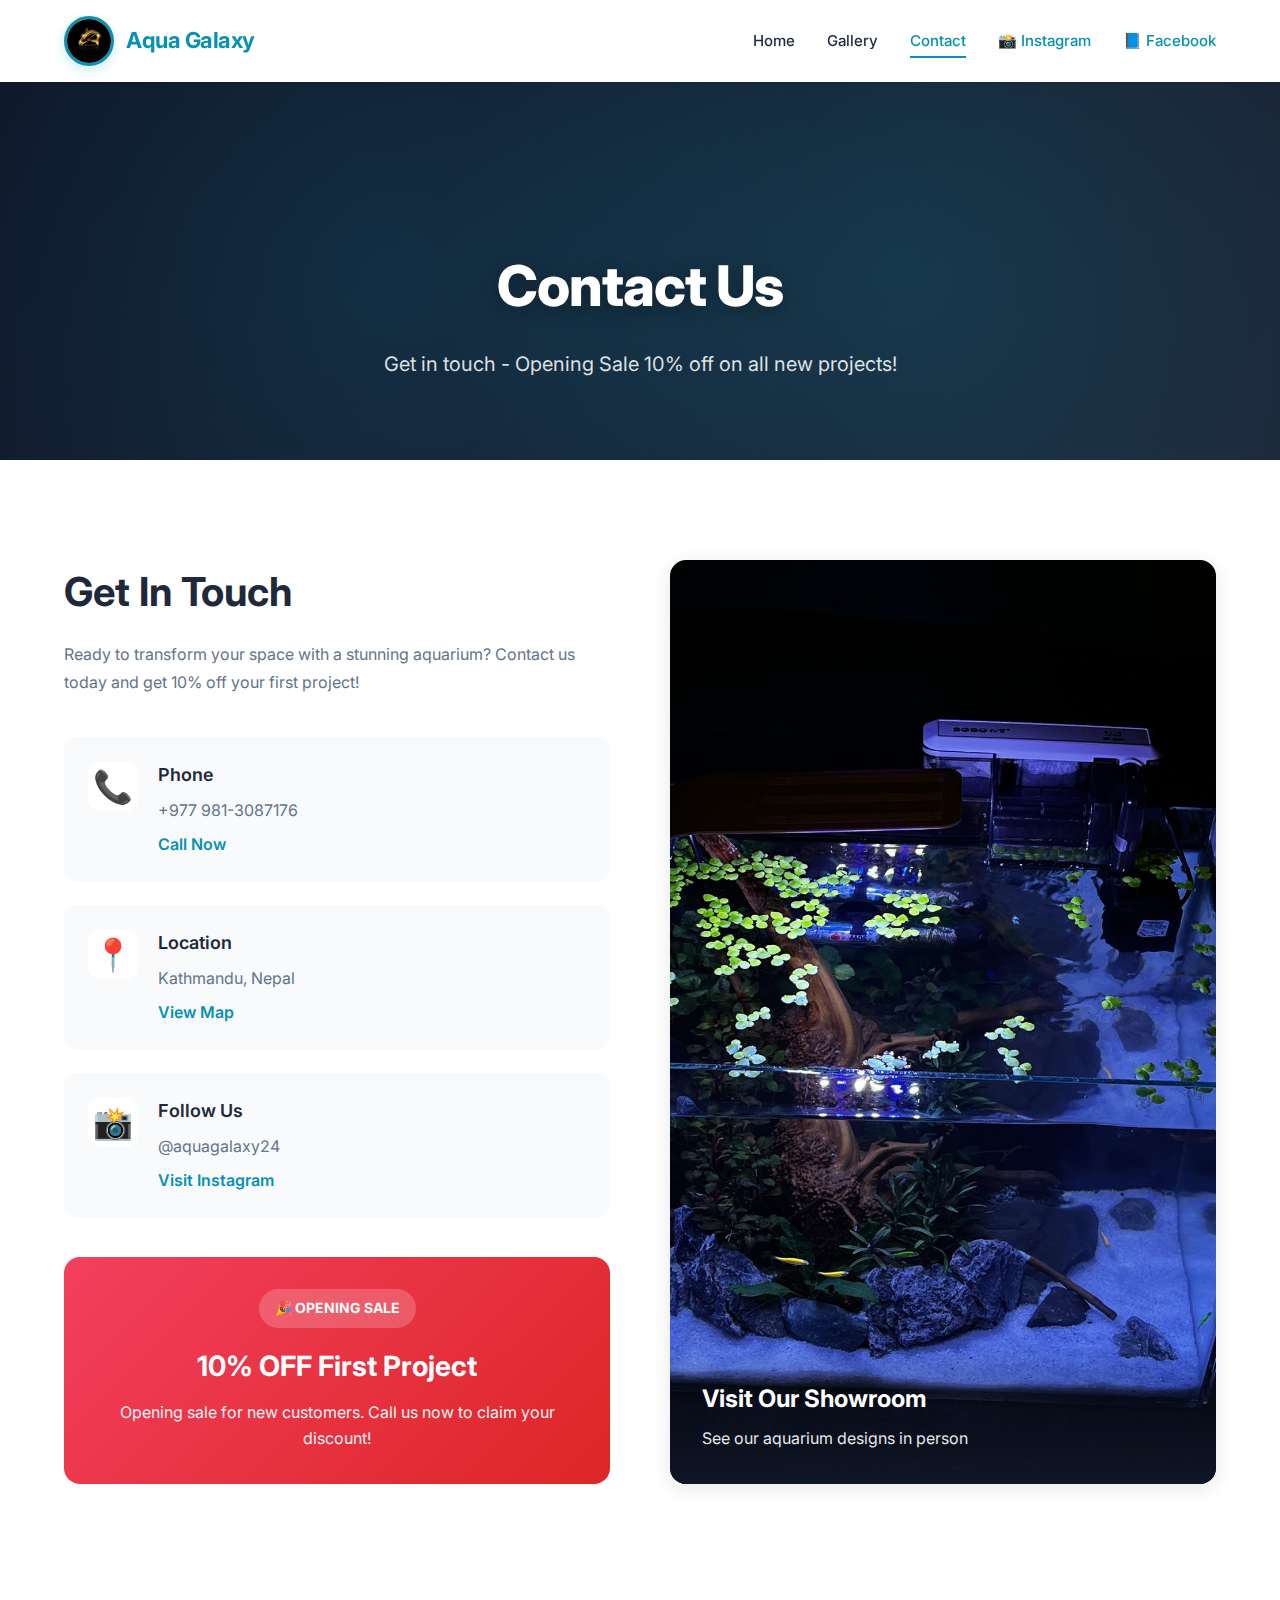
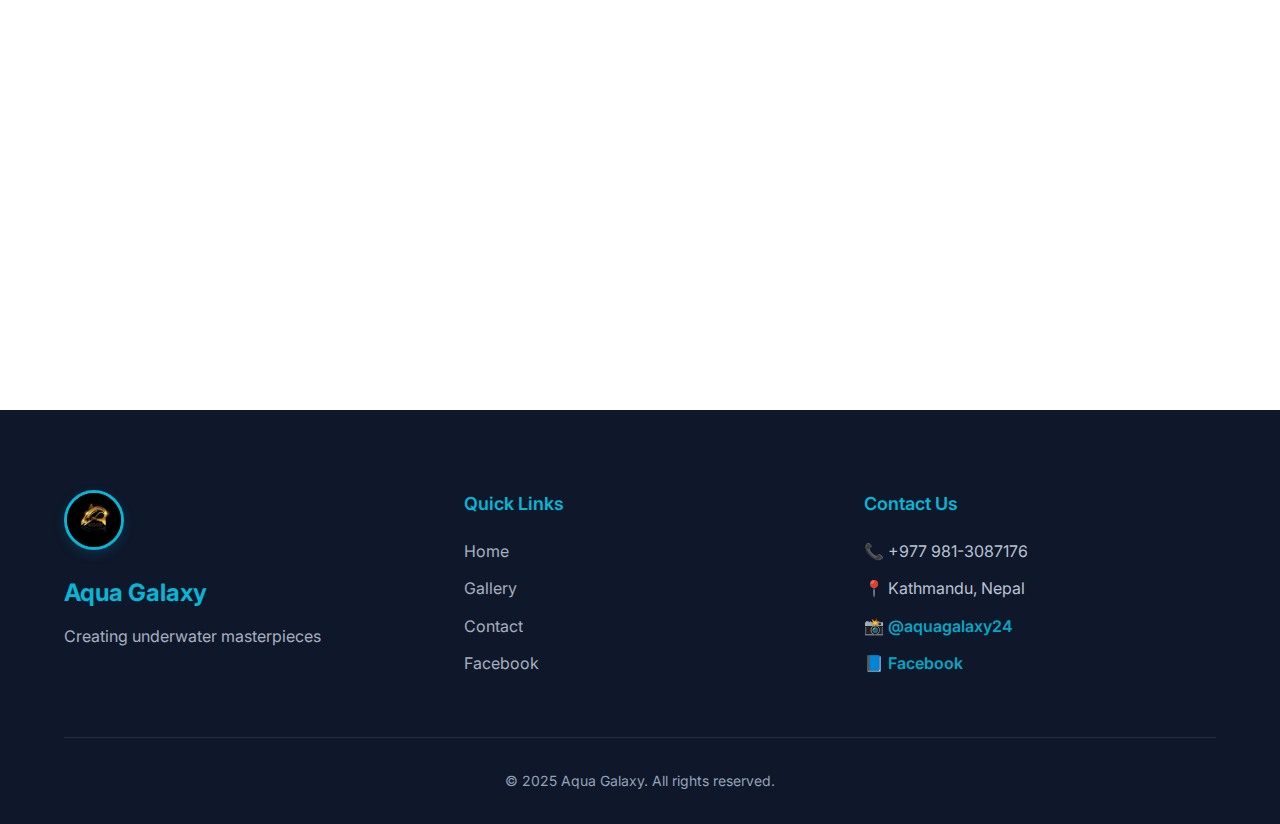
<file: contact.html>
<!DOCTYPE html>
<html lang="en">
  <head>
    <meta charset="UTF-8" />
    <meta name="viewport" content="width=device-width, initial-scale=1.0" />
    <title>Contact Us - Aqua Galaxy</title>
    <link rel="stylesheet" href="styles.css" />
    <link
      href="https://fonts.googleapis.com/css2?family=Inter:wght@300;400;500;600;700;800&display=swap"
      rel="stylesheet"
    />
  </head>
  <body>
    <!-- Header Section -->
    <header>
      <nav class="navbar">
        <div class="container">
          <div class="logo">
            <img
              src="assets/images/Logo.jpg"
              alt="Aqua Galaxy Logo"
              class="logo-circle"
            />
            <span class="logo-text">Aqua Galaxy</span>
          </div>
          <ul class="nav-menu">
            <li><a href="index.html">Home</a></li>
            <li><a href="gallery.html">Gallery</a></li>

            <li><a href="contact.html" class="active">Contact</a></li>
            <li>
              <a
                href="https://www.instagram.com/aquagalaxy24/"
                target="_blank"
                rel="noopener"
                class="instagram-nav"
                >📸 Instagram</a
              >
            </li>
            <li>
              <a
                href="https://www.facebook.com/share/1AC9569uQV/?mibextid=wwXIfr"
                target="_blank"
                rel="noopener"
                class="instagram-nav"
                >📘 Facebook</a
              >
            </li>
          </ul>
          <div class="menu-toggle">
            <span></span>
            <span></span>
            <span></span>
          </div>
        </div>
      </nav>
    </header>

    <!-- Page Header -->
    <section class="page-header">
      <div class="container">
        <h1>Contact Us</h1>
        <p>Get in touch - Opening Sale 10% off on all new projects!</p>
      </div>
    </section>

    <!-- Contact Section -->
    <section class="contact-page">
      <div class="container">
        <div class="contact-wrapper">
          <!-- Contact Info -->
          <div class="contact-info-section">
            <h2>Get In Touch</h2>
            <p>
              Ready to transform your space with a stunning aquarium? Contact us
              today and get 10% off your first project!
            </p>

            <div class="contact-items">
              <div class="contact-item">
                <div class="contact-icon">📞</div>
                <div class="contact-details">
                  <h3>Phone</h3>
                  <p>+977 981-3087176</p>
                  <a href="tel:+9779813087176" class="contact-link">Call Now</a>
                </div>
              </div>

              <div class="contact-item">
                <div class="contact-icon">📍</div>
                <div class="contact-details">
                  <h3>Location</h3>
                  <p>Kathmandu, Nepal</p>
                  <a
                    href="https://maps.google.com"
                    target="_blank"
                    class="contact-link"
                    >View Map</a
                  >
                </div>
              </div>

              <div class="contact-item">
                <div class="contact-icon">📸</div>
                <div class="contact-details">
                  <h3>Follow Us</h3>
                  <p>@aquagalaxy24</p>
                  <a
                    href="https://www.instagram.com/aquagalaxy24/"
                    target="_blank"
                    rel="noopener"
                    class="contact-link"
                    >Visit Instagram</a
                  >
                </div>
              </div>
            </div>

            <div class="special-offer-box">
              <div class="offer-badge-contact">🎉 OPENING SALE</div>
              <h3>10% OFF First Project</h3>
              <p>
                Opening sale for new customers. Call us now to claim your
                discount!
              </p>
            </div>
          </div>

          <!-- Map Section (Optional) -->
          <div class="map-section">
            <div class="map-placeholder">
              <img
                src="assets/images/aquarium.jpeg"
                alt="Aqua Galaxy Location"
              />
              <div class="map-overlay">
                <h3>Visit Our Showroom</h3>
                <p>See our aquarium designs in person</p>
              </div>
            </div>
          </div>
        </div>
      </div>
    </section>

    <!-- CTA Section -->
    <section class="cta-section">
      <div class="container">
        <div class="cta-content">
          <h2>Ready to Start Your Aquarium Journey?</h2>
          <p>Call us today and let's bring your vision to life!</p>
          <div class="cta-buttons">
            <a href="tel:+9779813087176" class="btn btn-primary-large"
              >📞 Call +977 981-3087176</a
            >
            <a href="gallery.html" class="btn btn-secondary-large"
              >View Gallery</a
            >
          </div>
        </div>
      </div>
    </section>

    <!-- Footer -->
    <footer>
      <div class="container">
        <div class="footer-content">
          <div class="footer-logo">
            <img
              src="assets/images/Logo.jpg"
              alt="Aqua Galaxy Logo"
              class="logo-circle"
            />
            <h3>Aqua Galaxy</h3>
            <p>Creating underwater masterpieces</p>
          </div>
          <div class="footer-links">
            <h4>Quick Links</h4>
            <ul>
              <li><a href="index.html">Home</a></li>
              <li><a href="gallery.html">Gallery</a></li>

              <li><a href="contact.html">Contact</a></li>
              <li>
                <a
                  href="https://www.facebook.com/share/1AC9569uQV/?mibextid=wwXIfr"
                  target="_blank"
                  rel="noopener"
                  >Facebook</a
                >
              </li>
            </ul>
          </div>
          <div class="footer-contact">
            <h4>Contact Us</h4>
            <p>📞 +977 981-3087176</p>
            <p>📍 Kathmandu, Nepal</p>
            <p>
              📸
              <a
                href="https://www.instagram.com/aquagalaxy24/"
                target="_blank"
                rel="noopener"
                class="instagram-link"
                >@aquagalaxy24</a
              >
            </p>
            <p>
              📘
              <a
                href="https://www.facebook.com/share/1AC9569uQV/?mibextid=wwXIfr"
                target="_blank"
                rel="noopener"
                class="instagram-link"
                >Facebook</a
              >
            </p>
          </div>
        </div>
        <div class="footer-bottom">
          <p>&copy; 2025 Aqua Galaxy. All rights reserved.</p>
        </div>
      </div>
    </footer>

    <script src="script.js"></script>
  </body>
</html>
</file>
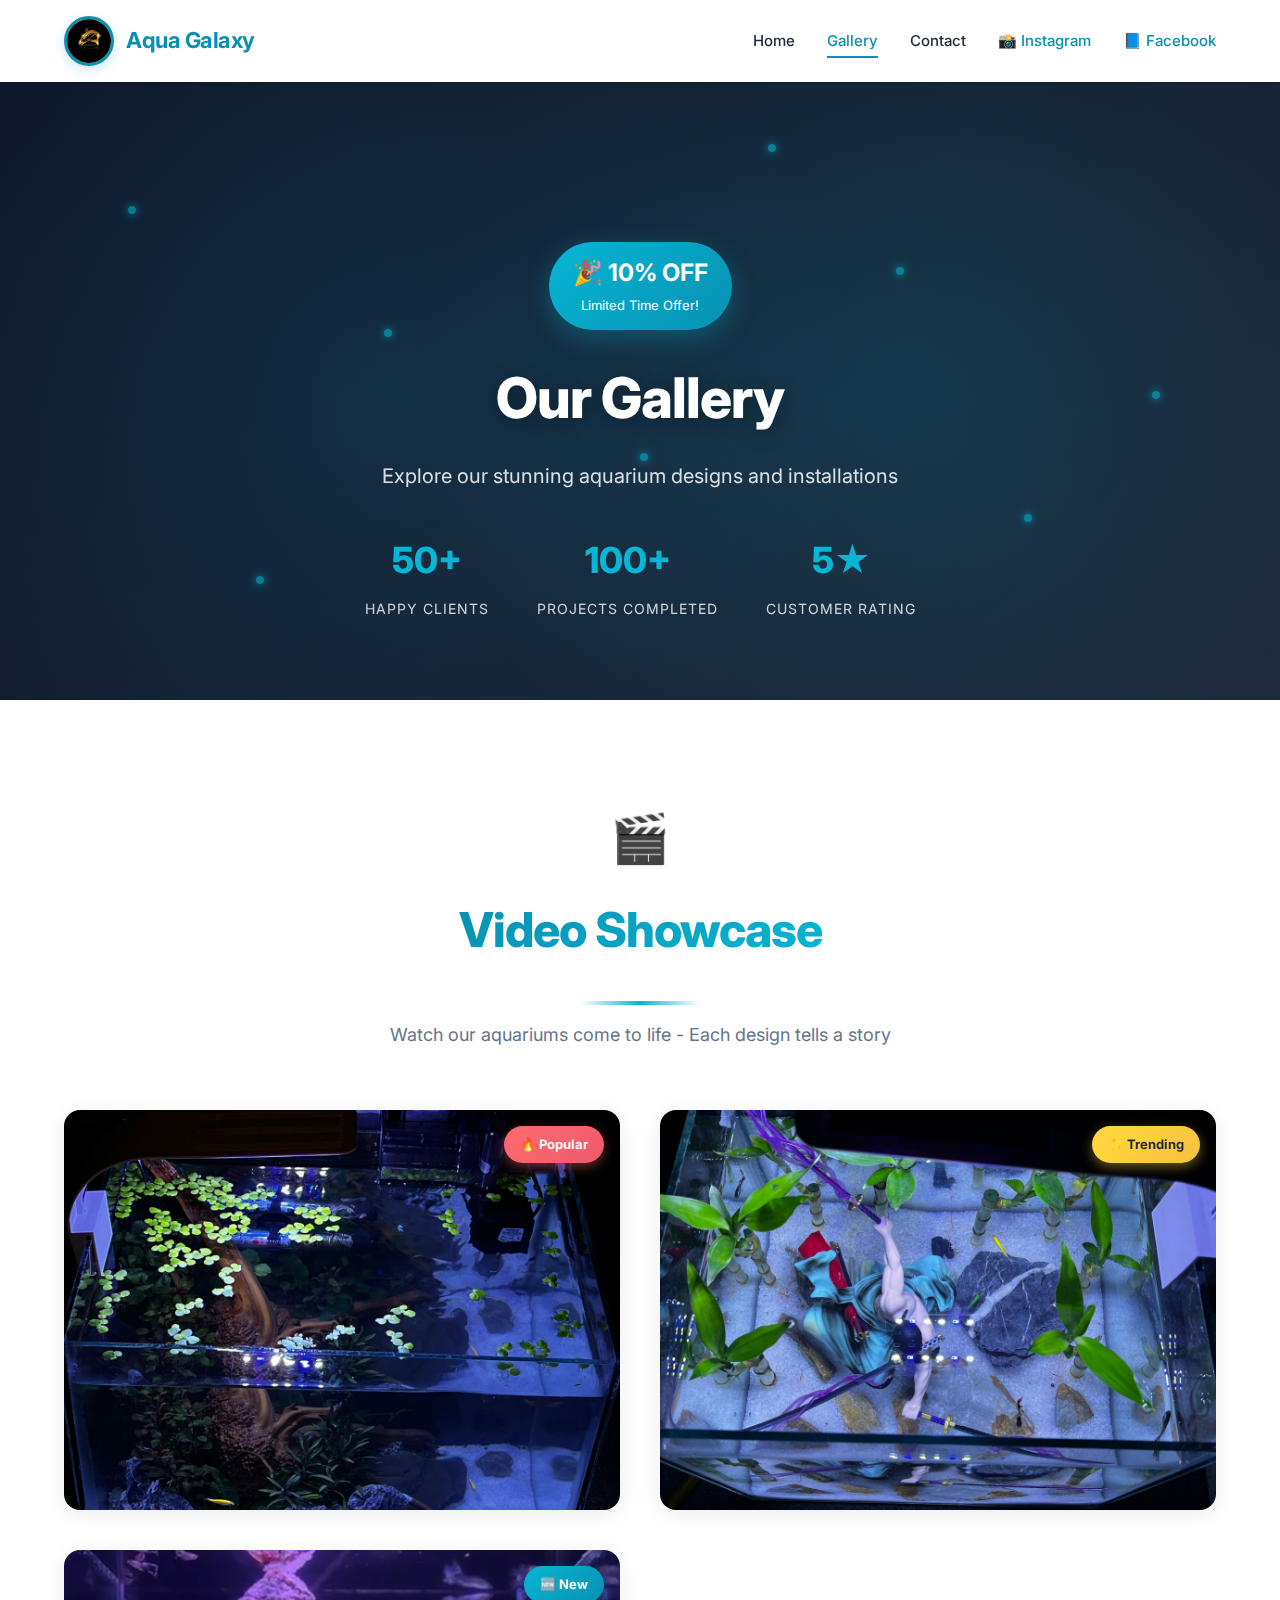
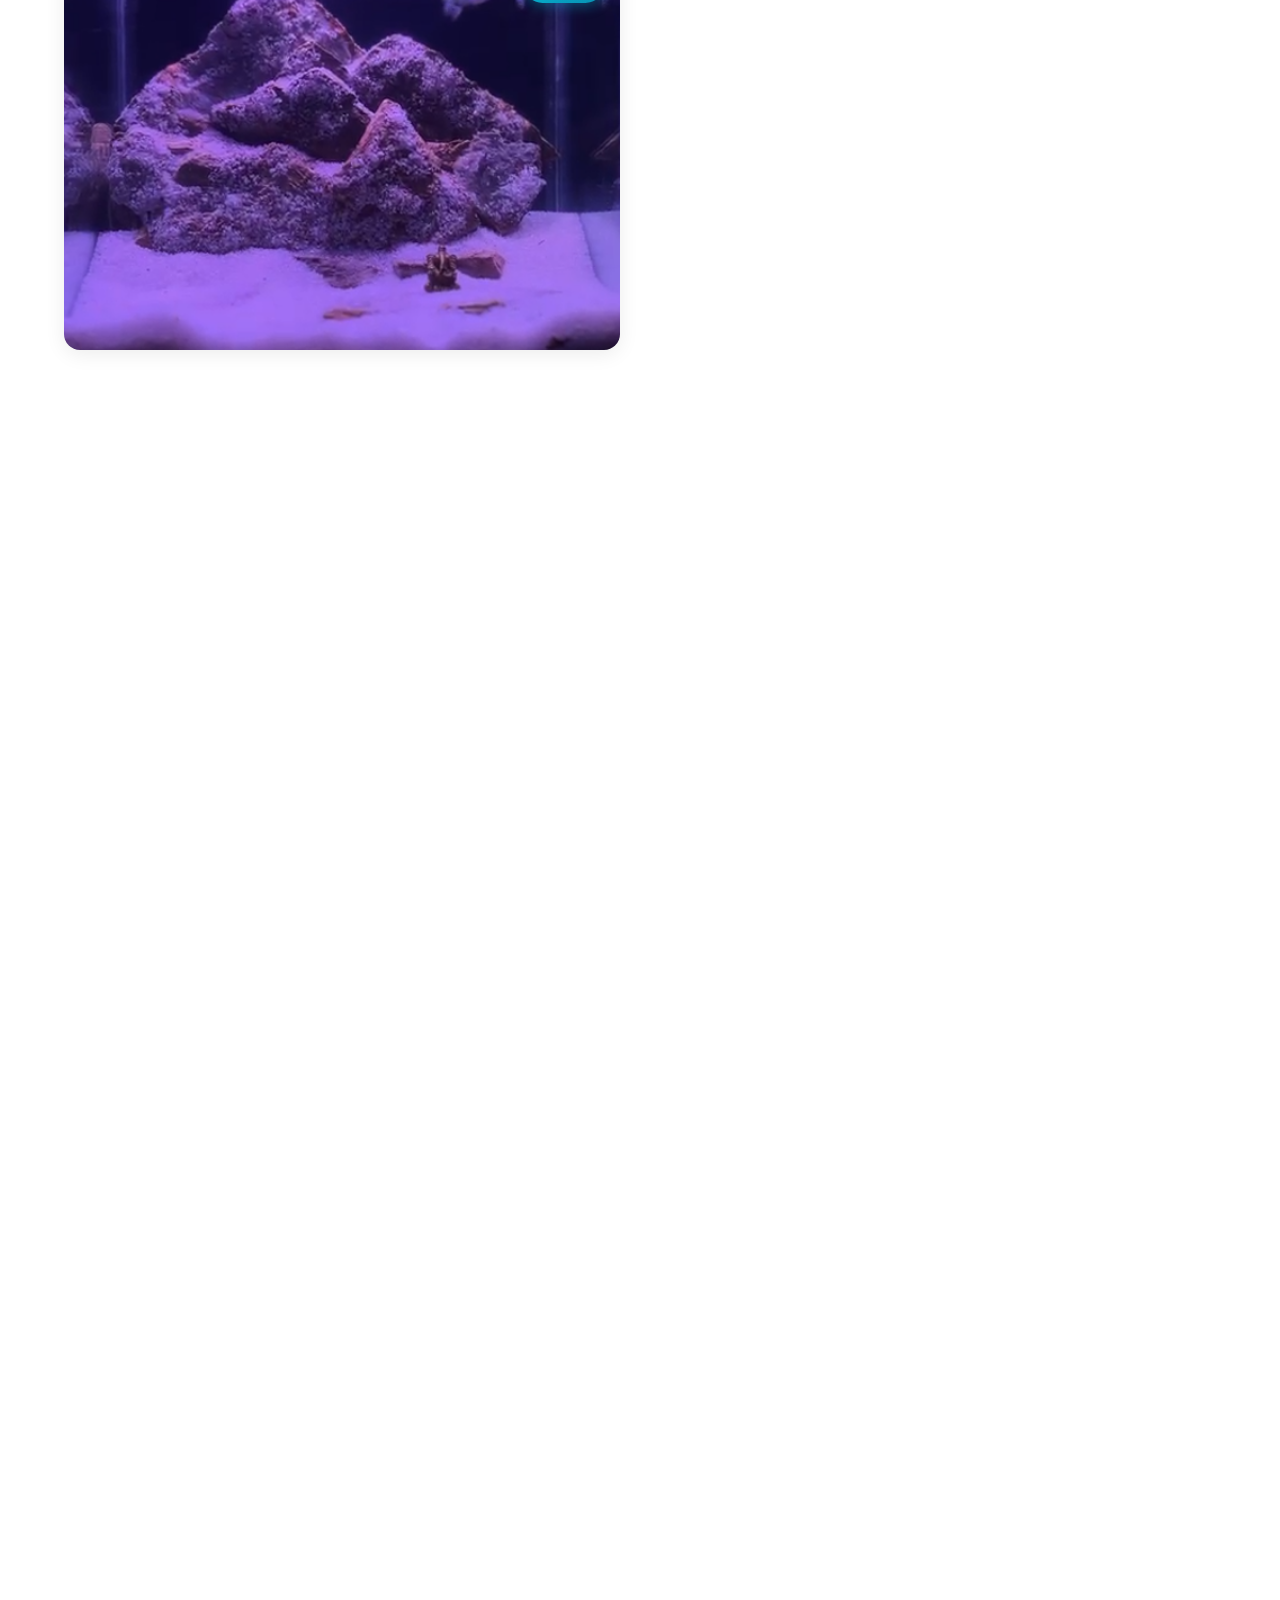
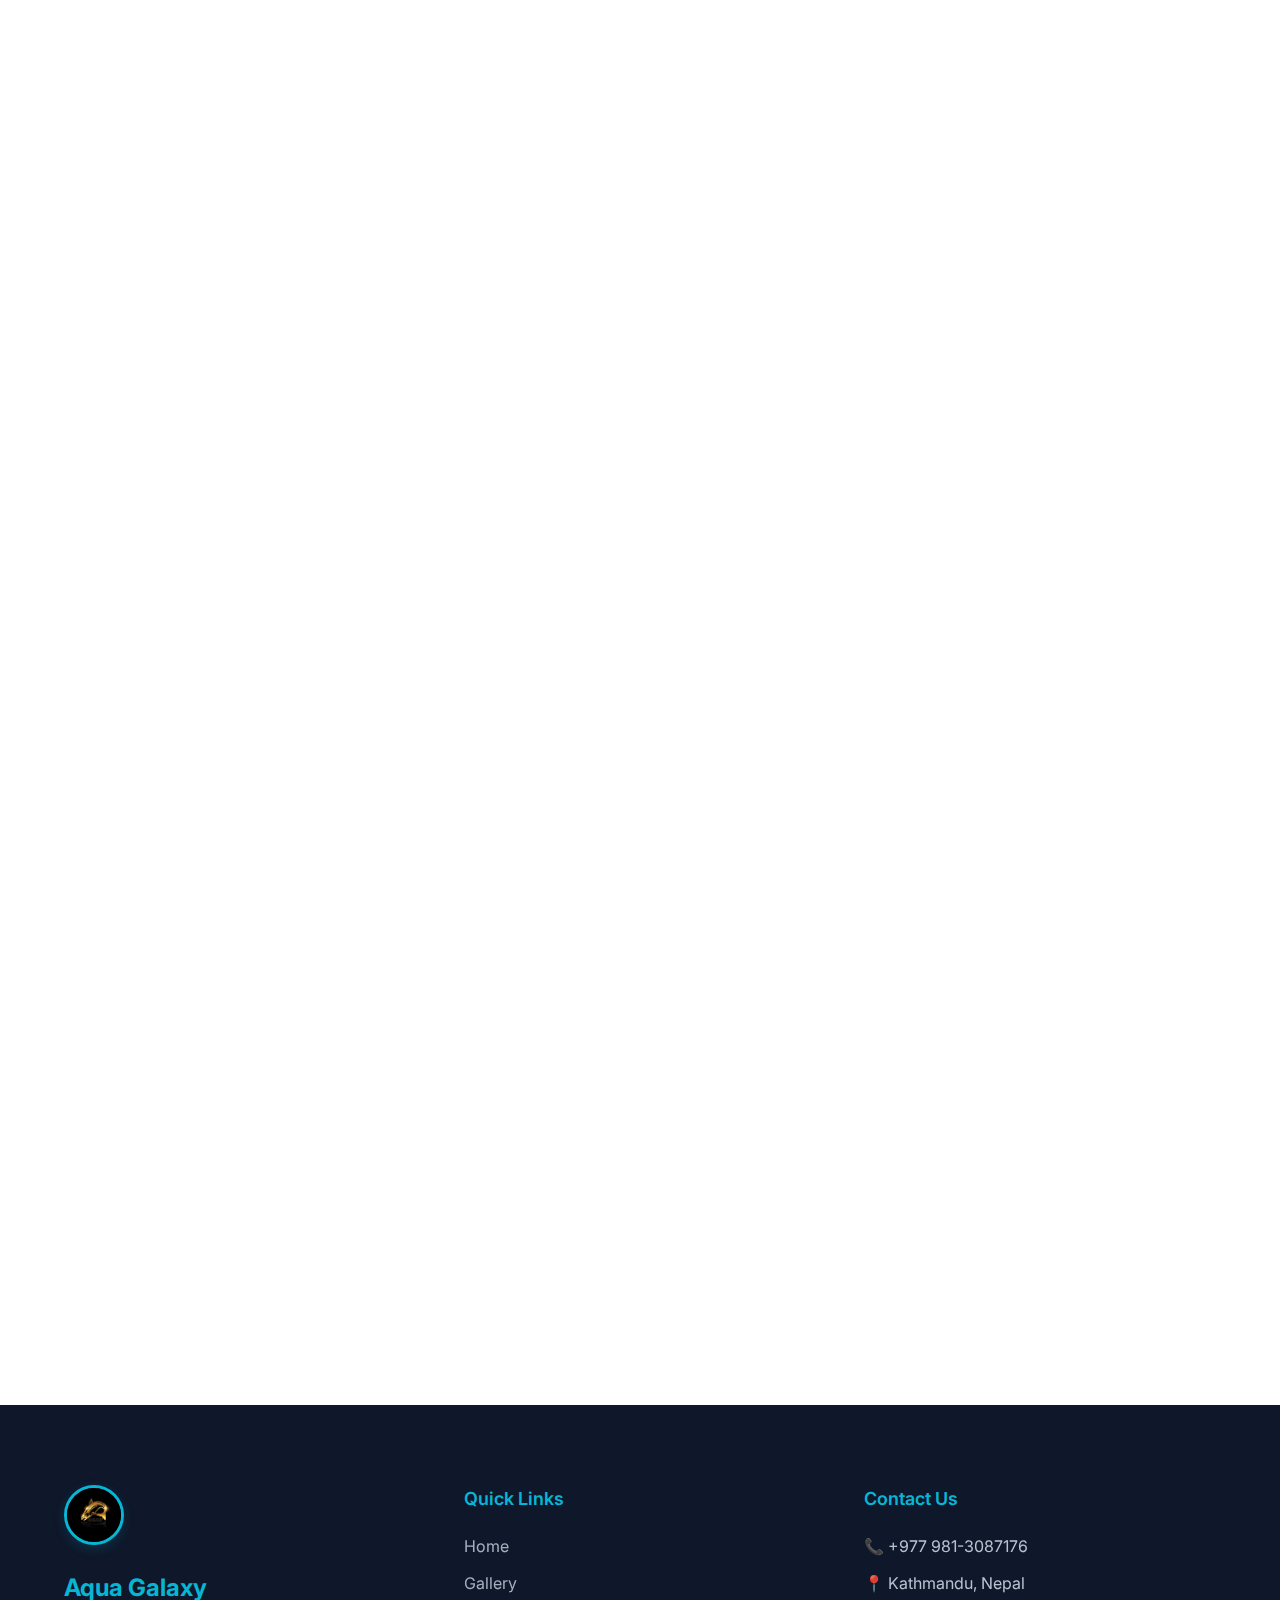
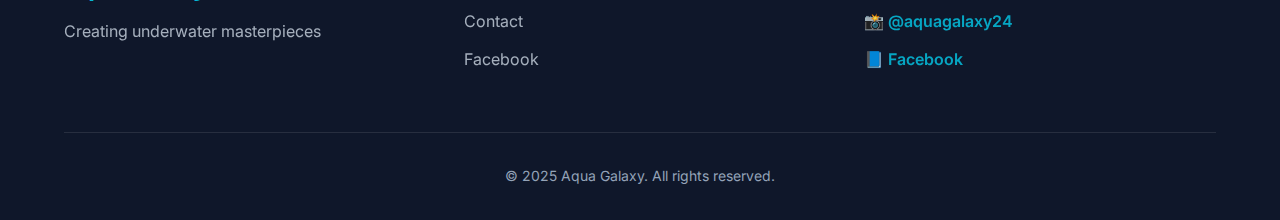
<file: gallery.html>
<!DOCTYPE html>
<html lang="en">
  <head>
    <meta charset="UTF-8" />
    <meta name="viewport" content="width=device-width, initial-scale=1.0" />
    <title>Gallery - Aqua Galaxy</title>
    <link rel="stylesheet" href="styles.css" />
    <link
      href="https://fonts.googleapis.com/css2?family=Inter:wght@300;400;500;600;700;800&display=swap"
      rel="stylesheet"
    />
  </head>
  <body>
    <!-- Header Section -->
    <header>
      <nav class="navbar">
        <div class="container">
          <div class="logo">
            <img
              src="assets/images/Logo.jpg"
              alt="Aqua Galaxy Logo"
              class="logo-circle"
            />
            <span class="logo-text">Aqua Galaxy</span>
          </div>
          <ul class="nav-menu">
            <li><a href="index.html">Home</a></li>
            <li><a href="gallery.html" class="active">Gallery</a></li>

            <li><a href="contact.html">Contact</a></li>
            <li>
              <a
                href="https://www.instagram.com/aquagalaxy24/"
                target="_blank"
                rel="noopener"
                class="instagram-nav"
                >📸 Instagram</a
              >
            </li>
            <li>
              <a
                href="https://www.facebook.com/share/1AC9569uQV/?mibextid=wwXIfr"
                target="_blank"
                rel="noopener"
                class="instagram-nav"
                >📘 Facebook</a
              >
            </li>
          </ul>
          <div class="menu-toggle">
            <span></span>
            <span></span>
            <span></span>
          </div>
        </div>
      </nav>
    </header>

    <!-- Page Header -->
    <section class="page-header">
      <div class="particles-bg">
        <div class="particle"></div>
        <div class="particle"></div>
        <div class="particle"></div>
        <div class="particle"></div>
        <div class="particle"></div>
        <div class="particle"></div>
        <div class="particle"></div>
        <div class="particle"></div>
      </div>
      <div class="container">
        <div class="offer-badge pulse glow">
          <span class="discount">🎉 10% OFF</span>
          <span class="offer-text">Limited Time Offer!</span>
        </div>
        <h1 class="glitch-text" data-text="Our Gallery">Our Gallery</h1>
        <p>Explore our stunning aquarium designs and installations</p>
        <div class="gallery-stats">
          <div class="stat-item animate-bounce-in" style="animation-delay: 0.3s">
            <span class="stat-number counter">50+</span>
            <span class="stat-label">Happy Clients</span>
          </div>
          <div class="stat-item animate-bounce-in" style="animation-delay: 0.5s">
            <span class="stat-number counter">100+</span>
            <span class="stat-label">Projects Completed</span>
          </div>
          <div class="stat-item animate-bounce-in" style="animation-delay: 0.7s">
            <span class="stat-number counter">5★</span>
            <span class="stat-label">Customer Rating</span>
          </div>
        </div>
      </div>
    </section>

    <!-- Video Gallery Section -->
    <section id="videos" class="video-gallery-page">
      <div class="container">
        <div class="section-header-fancy">
          <span class="section-icon">🎬</span>
          <h2 class="section-title gradient-title">Video Showcase</h2>
          <div class="title-underline"></div>
        </div>
        <p class="section-subtitle animate-fade">Watch our aquariums come to life - Each design tells a story</p>

        <div class="video-grid-modern">
          <a
            href="https://www.instagram.com/p/DRW52hejVy2/"
            target="_blank"
            rel="noopener"
            class="preview-card video-link animate-slide-up" style="animation-delay: 0.1s"
          >
            <div class="preview-overlay">
              <div class="play-button">▶</div>
              <h3>Custom Marine Setup</h3>
              <p class="video-description">🐠 Professional Installation</p>
            </div>
            <img src="assets/images/aquarium.jpeg" alt="Custom Marine Setup" />
            <div class="video-badge hot">🔥 Popular</div>
          </a>
          <a
            href="https://www.instagram.com/p/DRhQ3X9je-G/"
            target="_blank"
            rel="noopener"
            class="preview-card video-link animate-slide-up" style="animation-delay: 0.2s"
          >
            <div class="preview-overlay">
              <div class="play-button">▶</div>
              <h3>Anime Theme Design</h3>
              <p class="video-description">⚡ Custom Theme Work</p>
            </div>
            <img src="assets/images/zoroaqua.jpeg" alt="Anime Theme Design" />
            <div class="video-badge trending">✨ Trending</div>
          </a>
          <a
            href="https://www.instagram.com/p/DRpIPugDUxA/"
            target="_blank"
            rel="noopener"
            class="preview-card video-link animate-slide-up" style="animation-delay: 0.3s"
          >
            <div class="preview-overlay">
              <div class="play-button">▶</div>
              <h3>New Project Reel</h3>
              <p class="video-description">🌟 Latest Creation</p>
            </div>
            <img src="assets/images/new3.png" alt="New Project Reel" />
            <div class="video-badge new">🆕 New</div>
          </a>
        </div>
      </div>
    </section>

    <!-- Image Gallery Section -->
    <section id="photos" class="image-gallery-page">
      <div class="sparkle-container">
        <span class="sparkle">✨</span>
        <span class="sparkle">✨</span>
        <span class="sparkle">✨</span>
      </div>
      <div class="container">
        <div class="section-header-fancy">
          <span class="section-icon">📸</span>
          <h2 class="section-title gradient-title">Photo Gallery</h2>
          <div class="title-underline"></div>
        </div>
        <p class="section-subtitle animate-fade">Our completed projects - Each one tells a unique story</p>

        <div class="gallery-grid-modern">
          <div class="gallery-card animate-scale-in" style="animation-delay: 0.2s">
            <img src="assets/images/aquarium.jpeg" alt="Aquarium Design 1" />
            <div class="gallery-info">
              <h3>Luxury Marine Aquarium</h3>
              <p>Custom designed for modern spaces</p>
              <div class="gallery-meta">
                <span>💎 Premium Design</span>
                <span>⏱️ 2 weeks setup</span>
              </div>
            </div>
          </div>
          <div class="gallery-card animate-scale-in" style="animation-delay: 0.4s">
            <img src="assets/images/zoroaqua.jpeg" alt="Aquarium Design 2" />
            <div class="gallery-info">
              <h3>Premium Installation</h3>
              <p>Professional service & maintenance</p>
              <div class="gallery-meta">
                <span>🎨 Custom Theme</span>
                <span>⭐ Client Favorite</span>
              </div>
            </div>
          </div>
        </div>
      </div>
    </section>

    <!-- Testimonials Section -->
    <section id="reviews" class="testimonials-section">
      <div class="container">
        <div class="section-header-fancy">
          <span class="section-icon">💬</span>
          <h2 class="section-title gradient-title">What Our Clients Say</h2>
          <div class="title-underline"></div>
        </div>
        <p class="section-subtitle animate-fade">Real feedback from happy customers ⭐ Rated 5/5 by 50+ clients</p>
        <div class="testimonials-grid">
          <div class="testimonial-card animate-fade-slide" style="animation-delay: 0.2s">
            <div class="stars">⭐⭐⭐⭐⭐</div>
            <p class="testimonial-text">"Amazing work! The aquarium transformed our living room into a stunning centerpiece. Highly professional service!"</p>
            <div class="testimonial-author">
              <strong>Rajesh K.</strong>
              <span>Kathmandu</span>
            </div>
          </div>
          <div class="testimonial-card animate-fade-slide" style="animation-delay: 0.4s">
            <div class="stars">⭐⭐⭐⭐⭐</div>
            <p class="testimonial-text">"Best aquarium service in Nepal! They helped me create my dream anime-themed setup. Worth every rupee!"</p>
            <div class="testimonial-author">
              <strong>Priya S.</strong>
              <span>Lalitpur</span>
            </div>
          </div>
          <div class="testimonial-card animate-fade-slide" style="animation-delay: 0.6s">
            <div class="stars">⭐⭐⭐⭐⭐</div>
            <p class="testimonial-text">"Professional, creative, and reliable. The maintenance service is excellent. My fish are thriving!"</p>
            <div class="testimonial-author">
              <strong>Anil M.</strong>
              <span>Bhaktapur</span>
            </div>
          </div>
        </div>
      </div>
    </section>

    <!-- CTA Section -->
    <section id="contact-cta" class="cta-section">
      <div class="container">
        <div class="cta-content">
          <div class="urgency-badge">⏰ Limited Slots Available This Month!</div>
          <h2>Ready to Create Your Dream Aquarium?</h2>
          <p>Get 10% off on your first project with us!</p>
          <div class="cta-features">
            <div class="feature-item">✓ Free Consultation</div>
            <div class="feature-item">✓ Expert Installation</div>
            <div class="feature-item">✓ Lifetime Support</div>
          </div>
          <div class="cta-buttons">
            <a href="contact.html" class="btn btn-primary-large pulse shimmer">✨ Contact Us Now</a>
            <a href="tel:+9779813087176" class="btn btn-secondary-large glow-on-hover">📞 Call Now</a>
          </div>
          <p class="cta-note">💬 WhatsApp us for instant quotes!</p>
        </div>
      </div>
    </section>

    <!-- Footer -->
    <footer>
      <div class="container">
        <div class="footer-content">
          <div class="footer-logo">
            <img
              src="assets/images/Logo.jpg"
              alt="Aqua Galaxy Logo"
              class="logo-circle"
            />
            <h3>Aqua Galaxy</h3>
            <p>Creating underwater masterpieces</p>
          </div>
          <div class="footer-links">
            <h4>Quick Links</h4>
            <ul>
              <li><a href="index.html">Home</a></li>
              <li><a href="gallery.html">Gallery</a></li>

              <li><a href="contact.html">Contact</a></li>
              <li>
                <a
                  href="https://www.facebook.com/share/1AC9569uQV/?mibextid=wwXIfr"
                  target="_blank"
                  rel="noopener"
                  >Facebook</a
                >
              </li>
            </ul>
          </div>
          <div class="footer-contact">
            <h4>Contact Us</h4>
            <p>📞 +977 981-3087176</p>
            <p>📍 Kathmandu, Nepal</p>
            <p>
              📸
              <a
                href="https://www.instagram.com/aquagalaxy24/"
                target="_blank"
                rel="noopener"
                class="instagram-link"
                >@aquagalaxy24</a
              >
            </p>
            <p>
              📘
              <a
                href="https://www.facebook.com/share/1AC9569uQV/?mibextid=wwXIfr"
                target="_blank"
                rel="noopener"
                class="instagram-link"
                >Facebook</a
              >
            </p>
          </div>
        </div>
        <div class="footer-bottom">
          <p>&copy; 2025 Aqua Galaxy. All rights reserved.</p>
        </div>
      </div>
    </footer>

    <script src="script.js"></script>
    
    <!-- Smooth Scroll Navigation -->
    <div class="scroll-to-top" id="scrollTop">
      <span>↑</span>
    </div>
    
    <div class="quick-nav">
      <a href="#videos" class="quick-nav-btn" title="Videos">🎬</a>
      <a href="#photos" class="quick-nav-btn" title="Photos">📸</a>
      <a href="#reviews" class="quick-nav-btn" title="Reviews">⭐</a>
      <a href="#contact-cta" class="quick-nav-btn" title="Contact">📞</a>
    </div>
  </body>
</html>
</file>
<file: styles.css>
* {
  margin: 0;
  padding: 0;
  box-sizing: border-box;
}

:root {
  --primary-color: #0891b2;
  --secondary-color: #06b6d4;
  --accent-color: #f43f5e;
  --dark-bg: #0f172a;
  --light-bg: #f8fafc;
  --text-dark: #1e293b;
  --text-light: #64748b;
  /* Spacing scale */
  --space-1: 4px;
  --space-2: 8px;
  --space-3: 12px;
  --space-4: 16px;
  --space-5: 24px;
  --space-6: 32px;
  --space-7: 40px;
  --space-8: 48px;
  --section-padding: 100px;
}

body {
  font-family: "Inter", sans-serif;
  line-height: 1.6;
  color: var(--text-dark);
  overflow-x: hidden;
  scroll-behavior: smooth;
  scroll-padding-top: 100px;
}

html {
  scroll-behavior: smooth;
}

/* AI-Inspired Animations & Effects */
@keyframes gradient-shift {
  0%, 100% {
    background-position: 0% 50%;
  }
  50% {
    background-position: 100% 50%;
  }
}

@keyframes float-particles {
  0%, 100% {
    transform: translateY(0) translateX(0);
    opacity: 0.3;
  }
  25% {
    transform: translateY(-20px) translateX(10px);
    opacity: 0.6;
  }
  50% {
    transform: translateY(-40px) translateX(-10px);
    opacity: 0.8;
  }
  75% {
    transform: translateY(-20px) translateX(15px);
    opacity: 0.6;
  }
}

@keyframes shimmer {
  0% {
    background-position: -1000px 0;
  }
  100% {
    background-position: 1000px 0;
  }
}

@keyframes glow-pulse {
  0%, 100% {
    box-shadow: 0 0 5px rgba(8, 145, 178, 0.5), 0 0 10px rgba(8, 145, 178, 0.3);
  }
  50% {
    box-shadow: 0 0 20px rgba(8, 145, 178, 0.8), 0 0 30px rgba(8, 145, 178, 0.5);
  }
}

@keyframes sparkle-float {
  0%, 100% {
    transform: translateY(0) scale(1);
    opacity: 0.5;
  }
  50% {
    transform: translateY(-30px) scale(1.2);
    opacity: 1;
  }
}

.glow {
  animation: glow-pulse 2s ease-in-out infinite;
}

.shimmer {
  position: relative;
  overflow: hidden;
}

.shimmer::before {
  content: '';
  position: absolute;
  top: 0;
  left: -100%;
  width: 100%;
  height: 100%;
  background: linear-gradient(90deg, 
    transparent, 
    rgba(255, 255, 255, 0.3), 
    transparent);
  animation: shimmer 3s infinite;
}

.glow-on-hover {
  transition: all 0.3s ease;
}

.glow-on-hover:hover {
  box-shadow: 0 0 20px rgba(6, 182, 212, 0.6), 0 0 40px rgba(6, 182, 212, 0.4);
  transform: translateY(-4px);
}

.animate-fade {
  animation: fadeInUp 1s ease;
}

/* Performance-Optimized Animations */
@keyframes slideUp {
  from {
    opacity: 0;
    transform: translateY(40px);
  }
  to {
    opacity: 1;
    transform: translateY(0);
  }
}

@keyframes scaleIn {
  from {
    opacity: 0;
    transform: scale(0.9);
  }
  to {
    opacity: 1;
    transform: scale(1);
  }
}

@keyframes bounceIn {
  0% {
    opacity: 0;
    transform: scale(0.3) translateY(-20px);
  }
  50% {
    opacity: 1;
    transform: scale(1.05);
  }
  70% {
    transform: scale(0.97);
  }
  100% {
    opacity: 1;
    transform: scale(1);
  }
}

@keyframes fadeSlide {
  from {
    opacity: 0;
    transform: translateX(-30px);
  }
  to {
    opacity: 1;
    transform: translateX(0);
  }
}

@keyframes rotateIn {
  from {
    opacity: 0;
    transform: rotate(-5deg) scale(0.9);
  }
  to {
    opacity: 1;
    transform: rotate(0) scale(1);
  }
}

.animate-slide-up {
  animation: slideUp 0.8s cubic-bezier(0.4, 0, 0.2, 1) both;
  will-change: transform, opacity;
}

.animate-scale-in {
  animation: scaleIn 0.7s cubic-bezier(0.34, 1.56, 0.64, 1) both;
  will-change: transform, opacity;
}

.animate-bounce-in {
  animation: bounceIn 0.9s cubic-bezier(0.68, -0.55, 0.265, 1.55) both;
  will-change: transform, opacity;
}

.animate-fade-slide {
  animation: fadeSlide 0.8s ease both;
  will-change: transform, opacity;
}

.animate-rotate-in {
  animation: rotateIn 0.7s ease both;
  will-change: transform, opacity;
}

/* Micro-interactions */
.gallery-meta span {
  transition: all 0.3s cubic-bezier(0.4, 0, 0.2, 1);
}

.gallery-meta span:hover {
  transform: translateY(-2px);
  background: linear-gradient(135deg, #06b6d4, #0891b2);
  color: white;
  box-shadow: 0 4px 12px rgba(8, 145, 178, 0.3);
}

.stat-number {
  transition: all 0.3s ease;
}

.stat-item:hover .stat-number {
  transform: scale(1.15);
  color: #06b6d4;
  text-shadow: 0 0 20px rgba(6, 182, 212, 0.5);
}

/* Counter animation effect */
@keyframes numberPop {
  0%, 100% { transform: scale(1); }
  50% { transform: scale(1.1); }
}

.counter {
  display: inline-block;
  animation: numberPop 2s ease infinite;
}

.container {
  max-width: 1200px;
  margin: 0 auto;
  padding: 0 24px;
}

/* Navbar */
.navbar {
  position: fixed;
  top: 0;
  width: 100%;
  background: rgba(255, 255, 255, 0.98);
  backdrop-filter: blur(12px);
  z-index: 1000;
  box-shadow: 0 1px 3px rgba(0, 0, 0, 0.1);
  transition: all 0.3s ease;
}

.navbar .container {
  display: flex;
  justify-content: space-between;
  align-items: center;
  padding: 16px 24px;
}

.logo {
  display: flex;
  align-items: center;
  gap: 12px;
  text-decoration: none;
}

.logo-circle {
  width: 50px;
  height: 50px;
  border-radius: 50%;
  object-fit: cover;
  border: 3px solid var(--primary-color);
  box-shadow: 0 4px 12px rgba(8, 145, 178, 0.2);
  transition: transform 0.3s ease;
}

.logo:hover .logo-circle {
  transform: scale(1.05);
}

.logo-text {
  font-size: 22px;
  font-weight: 700;
  color: var(--primary-color);
  letter-spacing: -0.5px;
}

.nav-menu {
  display: flex;
  list-style: none;
  gap: 32px;
  align-items: center;
}

.nav-menu a {
  color: var(--text-dark);
  text-decoration: none;
  font-weight: 500;
  font-size: 15px;
  transition: color 0.3s;
  position: relative;
}

.nav-menu a:hover,
.nav-menu a.active {
  color: var(--primary-color);
}

.nav-menu a.active::after {
  content: "";
  position: absolute;
  bottom: -8px;
  left: 0;
  width: 100%;
  height: 2px;
  background: var(--primary-color);
}

.menu-toggle {
  display: none;
  flex-direction: column;
  gap: 4px;
  cursor: pointer;
}

.menu-toggle span {
  width: 24px;
  height: 3px;
  background: var(--primary-color);
  border-radius: 2px;
  transition: all 0.3s;
}

/* Hero Section */
.hero {
  min-height: 100vh;
  background: linear-gradient(135deg, #0f172a 0%, #1e293b 50%, #334155 100%);
  display: flex;
  align-items: center;
  justify-content: center;
  position: relative;
  overflow: hidden;
  margin-top: 82px;
  padding: var(--section-padding) 0;
}

.hero::before {
  content: "";
  position: absolute;
  top: 0;
  left: 0;
  right: 0;
  bottom: 0;
  background: radial-gradient(
      circle at 20% 50%,
      rgba(8, 145, 178, 0.1) 0%,
      transparent 50%
    ),
    radial-gradient(
      circle at 80% 50%,
      rgba(6, 182, 212, 0.1) 0%,
      transparent 50%
    );
  animation: pulse-bg 8s ease-in-out infinite;
}

@keyframes pulse-bg {
  0%,
  100% {
    opacity: 1;
  }
  50% {
    opacity: 0.5;
  }
}

.hero-content {
  text-align: center;
  color: white;
  z-index: 2;
  padding: 0 24px;
  max-width: 900px;
  margin: 0 auto;
  position: relative;
}

/* Hero background video and overlay for aquatic feel */
.hero-video {
  position: absolute;
  top: 0;
  left: 0;
  width: 100%;
  height: 100%;
  object-fit: cover;
  opacity: 0.35;
  filter: saturate(1.2) contrast(1.05);
}

.hero-video-overlay {
  position: absolute;
  inset: 0;
  background: linear-gradient(
    to bottom,
    rgba(15, 23, 42, 0.65) 0%,
    rgba(15, 23, 42, 0.35) 40%,
    rgba(15, 23, 42, 0.75) 100%
  );
  z-index: 1;
}

.offer-badge {
  display: inline-block;
  background: linear-gradient(135deg, #06b6d4, #0891b2);
  padding: 12px 24px;
  border-radius: 50px;
  margin-bottom: 24px;
  box-shadow: 0 8px 24px rgba(8, 145, 178, 0.4);
  animation: float 3s ease-in-out infinite;
}

@keyframes float {
  0%,
  100% {
    transform: translateY(0);
  }
  50% {
    transform: translateY(-8px);
  }
}

.discount {
  font-size: 24px;
  font-weight: 700;
  display: block;
}

.offer-text {
  font-size: 13px;
  font-weight: 400;
}

.hero-title {
  font-size: 64px;
  font-weight: 800;
  margin-bottom: 24px;
  line-height: 1.1;
  letter-spacing: -2px;
}

.gradient-text {
  background: linear-gradient(
    135deg,
    var(--secondary-color),
    var(--primary-color)
  );
  -webkit-background-clip: text;
  -webkit-text-fill-color: transparent;
  background-clip: text;
}

.hero-subtitle {
  font-size: 20px;
  margin-bottom: 40px;
  opacity: 0.85;
  font-weight: 400;
}

.cta-buttons {
  display: flex;
  gap: 16px;
  justify-content: center;
  flex-wrap: wrap;
}

.btn {
  padding: 14px 32px;
  border-radius: 12px;
  text-decoration: none;
  font-weight: 600;
  transition: all 0.3s ease;
  border: none;
  cursor: pointer;
  font-size: 15px;
  display: inline-block;
}

.btn-primary {
  background: var(--primary-color);
  color: white;
  box-shadow: 0 4px 16px rgba(8, 145, 178, 0.3);
}

.btn-primary:hover {
  transform: translateY(-2px);
  box-shadow: 0 8px 24px rgba(8, 145, 178, 0.4);
  background: var(--secondary-color);
}

.btn-secondary {
  background: transparent;
  color: white;
  border: 2px solid white;
}

.btn-secondary:hover {
  background: white;
  color: var(--dark-bg);
  transform: translateY(-2px);
}

.btn-primary-large {
  padding: 16px 40px;
  font-size: 16px;
  border-radius: 12px;
}

.btn-secondary-large {
  padding: 16px 40px;
  font-size: 16px;
  border-radius: 12px;
}

/* Special Offer Section */
.special-offer {
  padding: 80px 0;
  background: linear-gradient(135deg, #0891b2, #06b6d4);
  color: white;
  position: relative;
  overflow: hidden;
}

.special-offer::before {
  content: "";
  position: absolute;
  top: 0;
  left: 0;
  right: 0;
  bottom: 0;
  background-image: radial-gradient(
    circle,
    rgba(255, 255, 255, 0.1) 1px,
    transparent 1px
  );
  background-size: 30px 30px;
  animation: dots-move 15s linear infinite;
  z-index: 0;
}

@keyframes dots-move {
  0% {
    transform: translate(0, 0);
  }
  100% {
    transform: translate(30px, 30px);
  }
}

.special-offer .container {
  position: relative;
  z-index: 1;
}

.offer-box {
  text-align: center;
  max-width: 800px;
  margin: 0 auto;
}

.offer-icon {
  font-size: 72px;
  margin-bottom: 24px;
  animation: bounce 2s infinite;
}

@keyframes bounce {
  0%,
  100% {
    transform: translateY(0);
  }
  50% {
    transform: translateY(-10px);
  }
}

.offer-box h2 {
  font-size: 48px;
  margin-bottom: 20px;
  font-weight: 800;
}

.offer-box p {
  font-size: 22px;
  margin-bottom: 32px;
  line-height: 1.6;
}

.offer-box strong {
  font-size: 32px;
  font-weight: 800;
}

.btn-offer {
  background: white;
  color: #0891b2;
  padding: 18px 48px;
  font-size: 18px;
  box-shadow: 0 8px 24px rgba(0, 0, 0, 0.2);
  border-radius: 12px;
  font-weight: 700;
}

.btn-offer:hover {
  transform: translateY(-2px) scale(1.05);
  box-shadow: 0 12px 32px rgba(0, 0, 0, 0.3);
}

.offer-terms {
  font-size: 14px;
  margin-top: 24px;
  opacity: 0.9;
}

/* Section Styles */
.section-title {
  font-size: 48px;
  text-align: center;
  margin-bottom: 16px;
  color: var(--text-dark);
  font-weight: 800;
  letter-spacing: -1px;
}

/* Fancy Section Headers */
.section-header-fancy {
  text-align: center;
  margin-bottom: 16px;
  position: relative;
}

.section-icon {
  font-size: 48px;
  display: block;
  margin-bottom: 16px;
  animation: bounce 2s infinite;
}

.gradient-title {
  background: linear-gradient(135deg, #0891b2, #06b6d4, #14b8a6);
  background-size: 200% 200%;
  -webkit-background-clip: text;
  -webkit-text-fill-color: transparent;
  background-clip: text;
  animation: gradient-shift 5s ease infinite;
  display: inline-block;
}

.title-underline {
  width: 120px;
  height: 4px;
  background: linear-gradient(90deg, transparent, #06b6d4, transparent);
  margin: 16px auto;
  border-radius: 2px;
  animation: shimmer 3s infinite;
}

.section-subtitle {
  text-align: center;
  font-size: 18px;
  color: var(--text-light);
  margin-bottom: 60px;
}

/* Featured Preview Section */
.featured-preview {
  padding: 100px 0;
  background: linear-gradient(180deg, #ffffff 0%, #f0fdfa 100%);
  position: relative;
  overflow: hidden;
}

.featured-preview::before {
  content: "";
  position: absolute;
  bottom: 0;
  left: 0;
  right: 0;
  height: 150px;
  background: url('data:image/svg+xml,<svg xmlns="http://www.w3.org/2000/svg" viewBox="0 0 1440 320"><path fill="%2306b6d4" fill-opacity="0.1" d="M0,160L48,144C96,128,192,96,288,106.7C384,117,480,171,576,186.7C672,203,768,181,864,154.7C960,128,1056,96,1152,101.3C1248,107,1344,149,1392,170.7L1440,192L1440,320L1392,320C1344,320,1248,320,1152,320C1056,320,960,320,864,320C768,320,672,320,576,320C480,320,384,320,288,320C192,320,96,320,48,320L0,320Z"></path></svg>');
  background-size: cover;
  animation: wave-move 10s linear infinite;
}

@keyframes wave-move {
  0% {
    transform: translateX(0);
  }
  100% {
    transform: translateX(-50%);
  }
}

.preview-grid {
  display: grid;
  grid-template-columns: repeat(auto-fit, minmax(500px, 1fr));
  gap: 32px;
  margin-bottom: 48px;
}

.preview-card {
  position: relative;
  border-radius: 16px;
  overflow: hidden;
  box-shadow: 0 4px 20px rgba(0, 0, 0, 0.08);
  transition: all 0.3s ease;
  display: block;
  text-decoration: none;
  height: 400px;
}

.preview-card img {
  width: 100%;
  height: 100%;
  object-fit: cover;
  transition: transform 0.5s ease;
}

.video-link .preview-overlay {
  position: absolute;
  top: 0;
  left: 0;
  right: 0;
  bottom: 0;
  background: linear-gradient(to top, rgba(0, 0, 0, 0.7), transparent);
  display: flex;
  flex-direction: column;
  align-items: center;
  justify-content: center;
  color: white;
  opacity: 0;
  transition: opacity 0.3s ease;
}

.video-link:hover .preview-overlay {
  opacity: 1;
}

.video-link:hover img {
  transform: scale(1.05);
}

.play-button {
  width: 80px;
  height: 80px;
  background: rgba(8, 145, 178, 0.95);
  border-radius: 50%;
  display: flex;
  align-items: center;
  justify-content: center;
  font-size: 32px;
  margin-bottom: 16px;
  transition: all 0.3s cubic-bezier(0.4, 0, 0.2, 1);
  box-shadow: 0 8px 24px rgba(8, 145, 178, 0.4);
  animation: pulse-ring 2s infinite;
}

@keyframes pulse-ring {
  0% {
    box-shadow: 0 0 0 0 rgba(8, 145, 178, 0.7);
  }
  70% {
    box-shadow: 0 0 0 15px rgba(8, 145, 178, 0);
  }
  100% {
    box-shadow: 0 0 0 0 rgba(8, 145, 178, 0);
  }
}

.video-link:hover .play-button {
  transform: scale(1.2) rotate(90deg);
  background: var(--secondary-color);
  box-shadow: 0 12px 32px rgba(6, 182, 212, 0.6);
}

.preview-overlay h3 {
  font-size: 24px;
  font-weight: 700;
  text-align: center;
}

.preview-card:hover {
  transform: translateY(-8px);
  box-shadow: 0 12px 32px rgba(0, 0, 0, 0.12);
}

.cta-center {
  text-align: center;
  margin-top: 40px;
}

/* Services Preview */
.services-preview {
  padding: 100px 0;
  background: linear-gradient(135deg, #f0fdfa, #ecfeff);
}

.services-grid-modern {
  display: grid;
  grid-template-columns: repeat(auto-fit, minmax(300px, 1fr));
  gap: 32px;
  margin-bottom: 48px;
}

.service-modern {
  background: white;
  padding: 48px 32px;
  border-radius: 20px;
  text-align: center;
  box-shadow: 0 4px 16px rgba(0, 0, 0, 0.06);
  transition: all 0.3s ease;
  border: 2px solid transparent;
}

.service-modern:hover {
  transform: translateY(-8px);
  box-shadow: 0 12px 32px rgba(8, 145, 178, 0.15);
  border-color: var(--primary-color);
}

.service-icon-modern {
  font-size: 56px;
  margin-bottom: 24px;
}

.service-modern h3 {
  font-size: 26px;
  margin-bottom: 12px;
  color: var(--text-dark);
  font-weight: 700;
}

.service-modern p {
  color: var(--text-light);
  line-height: 1.8;
  font-size: 16px;
}

/* Page Header */
.page-header {
  padding: 160px 0 80px;
  background: linear-gradient(135deg, #0f172a, #1e293b, #334155);
  background-size: 200% 200%;
  animation: gradient-shift 15s ease infinite;
  color: white;
  text-align: center;
  margin-top: 82px;
  position: relative;
  overflow: hidden;
}

.page-header::before {
  content: "";
  position: absolute;
  top: 0;
  left: 0;
  right: 0;
  bottom: 0;
  background: radial-gradient(circle at 30% 50%, rgba(8, 145, 178, 0.15) 0%, transparent 50%),
              radial-gradient(circle at 70% 50%, rgba(6, 182, 212, 0.15) 0%, transparent 50%);
  animation: pulse-bg 8s ease-in-out infinite;
}

/* Floating Particles Effect */
.particles-bg {
  position: absolute;
  top: 0;
  left: 0;
  width: 100%;
  height: 100%;
  overflow: hidden;
  z-index: 0;
}

.particle {
  position: absolute;
  width: 8px;
  height: 8px;
  background: rgba(6, 182, 212, 0.6);
  border-radius: 50%;
  animation: float-particles 8s infinite ease-in-out;
  box-shadow: 0 0 10px rgba(6, 182, 212, 0.8);
}

.particle:nth-child(1) { left: 10%; top: 20%; animation-delay: 0s; animation-duration: 7s; }
.particle:nth-child(2) { left: 20%; top: 80%; animation-delay: 1s; animation-duration: 9s; }
.particle:nth-child(3) { left: 30%; top: 40%; animation-delay: 2s; animation-duration: 6s; }
.particle:nth-child(4) { left: 50%; top: 60%; animation-delay: 0.5s; animation-duration: 8s; }
.particle:nth-child(5) { left: 70%; top: 30%; animation-delay: 1.5s; animation-duration: 7s; }
.particle:nth-child(6) { left: 80%; top: 70%; animation-delay: 2.5s; animation-duration: 9s; }
.particle:nth-child(7) { left: 90%; top: 50%; animation-delay: 3s; animation-duration: 6s; }
.particle:nth-child(8) { left: 60%; top: 10%; animation-delay: 3.5s; animation-duration: 8s; }

.page-header .container {
  position: relative;
  z-index: 1;
}

.page-header h1 {
  font-size: 56px;
  font-weight: 800;
  margin-bottom: 16px;
  letter-spacing: -1px;
  animation: fadeInUp 0.8s ease;
  text-shadow: 0 4px 20px rgba(0, 0, 0, 0.3);
}

/* Glitch Text Effect */
.glitch-text {
  position: relative;
}

.glitch-text::before,
.glitch-text::after {
  content: attr(data-text);
  position: absolute;
  top: 0;
  left: 0;
  width: 100%;
  height: 100%;
  opacity: 0;
}

.glitch-text:hover::before {
  animation: glitch-1 0.3s cubic-bezier(0.25, 0.46, 0.45, 0.94) both infinite;
  color: #06b6d4;
  z-index: -1;
}

.glitch-text:hover::after {
  animation: glitch-2 0.3s cubic-bezier(0.25, 0.46, 0.45, 0.94) reverse both infinite;
  color: #f43f5e;
  z-index: -2;
}

@keyframes glitch-1 {
  0%, 100% {
    transform: translate(0);
    opacity: 0.7;
  }
  33% {
    transform: translate(-2px, 2px);
    opacity: 0.8;
  }
  66% {
    transform: translate(2px, -2px);
    opacity: 0.6;
  }
}

@keyframes glitch-2 {
  0%, 100% {
    transform: translate(0);
    opacity: 0.6;
  }
  33% {
    transform: translate(2px, -2px);
    opacity: 0.7;
  }
  66% {
    transform: translate(-2px, 2px);
    opacity: 0.5;
  }
}

.page-header p {
  font-size: 20px;
  opacity: 0.85;
  animation: fadeInUp 1s ease;
}

@keyframes fadeInUp {
  from {
    opacity: 0;
    transform: translateY(20px);
  }
  to {
    opacity: 1;
    transform: translateY(0);
  }
}

.gallery-stats {
  display: flex;
  justify-content: center;
  gap: 48px;
  margin-top: 40px;
  animation: fadeInUp 1.2s ease;
}

.stat-item {
  display: flex;
  flex-direction: column;
  align-items: center;
  gap: 8px;
}

.stat-number {
  font-size: 36px;
  font-weight: 800;
  color: var(--secondary-color);
}

.stat-label {
  font-size: 14px;
  opacity: 0.8;
  text-transform: uppercase;
  letter-spacing: 1px;
}

/* Video Gallery Page */
.video-gallery-page {
  padding: 100px 0;
  background: white;
}

.video-grid-modern {
  display: grid;
  grid-template-columns: repeat(auto-fit, minmax(500px, 1fr));
  gap: 40px;
}

.preview-card {
  position: relative;
  border-radius: 16px;
  overflow: hidden;
  box-shadow: 0 4px 20px rgba(0, 0, 0, 0.08);
  transition: all 0.3s ease;
  display: block;
  text-decoration: none;
  height: 400px;
}

.video-badge {
  position: absolute;
  top: 16px;
  right: 16px;
  padding: 8px 16px;
  border-radius: 20px;
  font-size: 13px;
  font-weight: 700;
  z-index: 2;
  backdrop-filter: blur(10px);
  animation: slideInRight 0.6s cubic-bezier(0.4, 0, 0.2, 1);
  transition: all 0.3s ease;
}

.video-badge:hover {
  transform: scale(1.1) rotate(-3deg);
  filter: brightness(1.2);
}

@keyframes slideInRight {
  from {
    opacity: 0;
    transform: translateX(20px);
  }
  to {
    opacity: 1;
    transform: translateX(0);
  }
}

.video-badge.hot {
  background: linear-gradient(135deg, #ff6b6b, #ee5a6f);
  color: white;
  box-shadow: 0 4px 12px rgba(255, 107, 107, 0.4);
}

.video-badge.trending {
  background: linear-gradient(135deg, #ffd93d, #f6c23e);
  color: #1e293b;
  box-shadow: 0 4px 12px rgba(255, 217, 61, 0.4);
}

.video-badge.new {
  background: linear-gradient(135deg, #06b6d4, #0891b2);
  color: white;
  box-shadow: 0 4px 12px rgba(8, 145, 178, 0.4);
}

.video-description {
  font-size: 15px;
  margin-top: 8px;
  opacity: 0.9;
}

.preview-card:hover {
  transform: translateY(-8px) scale(1.02);
  box-shadow: 0 16px 40px rgba(8, 145, 178, 0.2);
}

.video-card video,
.video-card iframe {
  width: 100%;
  height: auto;
  aspect-ratio: 16/9;
  object-fit: cover;
  background: #000;
  border: none;
}

.video-card iframe {
  border: none;
}

/* Native video grid for local MP4s */
.video-grid-native {
  display: grid;
  grid-template-columns: repeat(auto-fit, minmax(280px, 1fr));
  gap: 24px;
  margin-top: 24px;
}

.video-card .video-title {
  font-size: 18px;
  font-weight: 700;
  margin-top: 12px;
}

.video-info {
  padding: 24px;
}

.video-info h3 {
  font-size: 24px;
  margin-bottom: 8px;
  color: var(--text-dark);
  font-weight: 700;
}

.video-info p {
  color: var(--text-light);
}

/* Image Gallery Page */
.image-gallery-page {
  padding: 100px 0;
  background: var(--light-bg);
  position: relative;
}

/* Sparkle Effect */
.sparkle-container {
  position: absolute;
  top: 0;
  left: 0;
  width: 100%;
  height: 100%;
  pointer-events: none;
  overflow: hidden;
}

.sparkle {
  position: absolute;
  font-size: 24px;
  animation: sparkle-float 4s infinite ease-in-out;
}

.sparkle:nth-child(1) {
  left: 15%;
  top: 20%;
  animation-delay: 0s;
  animation-duration: 5s;
}

.sparkle:nth-child(2) {
  left: 50%;
  top: 40%;
  animation-delay: 1.5s;
  animation-duration: 4s;
}

.sparkle:nth-child(3) {
  left: 80%;
  top: 30%;
  animation-delay: 3s;
  animation-duration: 6s;
}

.gallery-grid-modern {
  display: grid;
  grid-template-columns: repeat(auto-fit, minmax(500px, 1fr));
  gap: 40px;
  position: relative;
  z-index: 1;
}

.gallery-card {
  background: white;
  border-radius: 16px;
  overflow: hidden;
  box-shadow: 0 4px 20px rgba(0, 0, 0, 0.08);
  transition: all 0.4s cubic-bezier(0.175, 0.885, 0.32, 1.275);
  cursor: pointer;
  position: relative;
}

.gallery-card::before {
  content: '';
  position: absolute;
  top: 0;
  left: 0;
  right: 0;
  bottom: 0;
  background: linear-gradient(135deg, rgba(8, 145, 178, 0.1), rgba(6, 182, 212, 0.1));
  opacity: 0;
  transition: opacity 0.3s ease;
  pointer-events: none;
  z-index: 1;
}

.gallery-card:hover::before {
  opacity: 1;
}

.gallery-card:hover {
  transform: translateY(-12px) scale(1.02);
  box-shadow: 0 20px 50px rgba(8, 145, 178, 0.25);
}

.gallery-card img {
  width: 100%;
  height: 400px;
  object-fit: cover;
  transition: transform 0.5s cubic-bezier(0.4, 0, 0.2, 1);
}

.gallery-card:hover img {
  transform: scale(1.08) rotate(1deg);
}

.gallery-info {
  padding: 24px;
}

.gallery-info h3 {
  font-size: 24px;
  margin-bottom: 8px;
  color: var(--text-dark);
  font-weight: 700;
}

.gallery-info p {
  color: var(--text-light);
  margin-bottom: 12px;
}

.gallery-meta {
  display: flex;
  gap: 12px;
  flex-wrap: wrap;
  margin-top: 12px;
}

.gallery-meta span {
  font-size: 13px;
  padding: 6px 12px;
  background: var(--light-bg);
  border-radius: 20px;
  color: var(--text-dark);
  font-weight: 500;
}

/* Testimonials Section */
.testimonials-section {
  padding: 100px 0;
  background: linear-gradient(135deg, #f0fdfa, #ecfeff, #e0f2fe);
  background-size: 200% 200%;
  animation: gradient-shift 10s ease infinite;
}

.testimonials-grid {
  display: grid;
  grid-template-columns: repeat(auto-fit, minmax(300px, 1fr));
  gap: 32px;
  margin-top: 60px;
}

.testimonial-card {
  background: rgba(255, 255, 255, 0.9);
  backdrop-filter: blur(10px);
  padding: 32px;
  border-radius: 20px;
  box-shadow: 0 8px 32px rgba(0, 0, 0, 0.08);
  transition: all 0.4s cubic-bezier(0.175, 0.885, 0.32, 1.275);
  animation: fadeInUp 0.8s ease;
  border: 1px solid rgba(8, 145, 178, 0.1);
  position: relative;
  overflow: hidden;
}

.testimonial-card::before {
  content: '';
  position: absolute;
  top: -50%;
  left: -50%;
  width: 200%;
  height: 200%;
  background: radial-gradient(circle, rgba(6, 182, 212, 0.1) 0%, transparent 70%);
  opacity: 0;
  transition: opacity 0.5s ease;
}

.testimonial-card:hover::before {
  opacity: 1;
}

.testimonial-card:hover {
  transform: translateY(-12px) scale(1.03);
  box-shadow: 0 20px 60px rgba(8, 145, 178, 0.2);
  border-color: rgba(6, 182, 212, 0.3);
}

.stars {
  font-size: 20px;
  margin-bottom: 16px;
  color: #fbbf24;
  display: inline-block;
  animation: star-twinkle 3s ease-in-out infinite;
}

@keyframes star-twinkle {
  0%, 100% {
    filter: drop-shadow(0 0 2px #fbbf24);
  }
  50% {
    filter: drop-shadow(0 0 8px #fbbf24);
  }
}

.testimonial-text {
  font-size: 16px;
  line-height: 1.8;
  color: var(--text-dark);
  margin-bottom: 20px;
  font-style: italic;
}

.testimonial-author {
  display: flex;
  flex-direction: column;
  gap: 4px;
}

.testimonial-author strong {
  font-size: 16px;
  color: var(--primary-color);
}

.testimonial-author span {
  font-size: 14px;
  color: var(--text-light);
}

/* Services Detail Page */
.services-detail {
  padding: 100px 0;
  background: white;
}

.service-detail-card {
  display: grid;
  grid-template-columns: 120px 1fr;
  gap: 40px;
  padding: 48px;
  margin-bottom: 40px;
  background: var(--light-bg);
  border-radius: 16px;
  align-items: start;
}

.service-detail-card.reverse {
  background: white;
  box-shadow: 0 4px 20px rgba(0, 0, 0, 0.06);
}

.service-detail-icon {
  font-size: 64px;
  text-align: center;
}

.service-detail-content h2 {
  font-size: 32px;
  margin-bottom: 16px;
  color: var(--text-dark);
  font-weight: 700;
}

.service-detail-content p {
  font-size: 16px;
  color: var(--text-light);
  margin-bottom: 24px;
  line-height: 1.8;
}

.service-features {
  list-style: none;
  display: grid;
  grid-template-columns: repeat(auto-fit, minmax(200px, 1fr));
  gap: 12px;
}

.service-features li {
  padding: 12px 16px;
  background: white;
  border-radius: 8px;
  color: var(--text-dark);
  font-weight: 500;
  box-shadow: 0 2px 8px rgba(0, 0, 0, 0.04);
}

.service-detail-card.reverse .service-features li {
  background: var(--light-bg);
}

/* Special Offer Banner */
.special-offer-banner {
  padding: 80px 0;
  background: linear-gradient(135deg, var(--accent-color), #dc2626);
  color: white;
  text-align: center;
}

.offer-content-modern {
  max-width: 700px;
  margin: 0 auto;
}

.offer-tag {
  display: inline-block;
  padding: 8px 16px;
  background: rgba(255, 255, 255, 0.2);
  border-radius: 50px;
  font-size: 14px;
  font-weight: 600;
  margin-bottom: 16px;
}

.offer-content-modern h2 {
  font-size: 48px;
  margin-bottom: 16px;
  font-weight: 800;
}

.offer-content-modern p {
  font-size: 20px;
  margin-bottom: 32px;
  opacity: 0.9;
}

/* Contact Page */
.contact-page {
  padding: 100px 0;
  background: white;
}

.contact-wrapper {
  display: grid;
  grid-template-columns: 1fr 1fr;
  gap: 60px;
  align-items: start;
}

.contact-info-section h2 {
  font-size: 40px;
  margin-bottom: 16px;
  color: var(--text-dark);
  font-weight: 700;
}

.contact-info-section > p {
  font-size: 16px;
  color: var(--text-light);
  margin-bottom: 40px;
  line-height: 1.8;
}

.contact-items {
  display: flex;
  flex-direction: column;
  gap: 24px;
  margin-bottom: 40px;
}

.contact-item {
  display: flex;
  gap: 20px;
  padding: 24px;
  background: var(--light-bg);
  border-radius: 12px;
  transition: all 0.3s ease;
}

.contact-item:hover {
  background: #e0f2fe;
  transform: translateX(8px);
}

.contact-icon {
  font-size: 32px;
  width: 50px;
  height: 50px;
  display: flex;
  align-items: center;
  justify-content: center;
  background: white;
  border-radius: 12px;
  flex-shrink: 0;
}

.contact-details h3 {
  font-size: 18px;
  margin-bottom: 8px;
  color: var(--text-dark);
  font-weight: 600;
}

.contact-details p {
  color: var(--text-light);
  margin-bottom: 8px;
}

.contact-link {
  color: var(--primary-color);
  font-weight: 600;
  text-decoration: none;
  transition: color 0.3s;
}

.contact-link:hover {
  color: var(--secondary-color);
}

.special-offer-box {
  padding: 32px;
  background: linear-gradient(135deg, var(--accent-color), #dc2626);
  border-radius: 16px;
  color: white;
  text-align: center;
}

.offer-badge-contact {
  display: inline-block;
  padding: 8px 16px;
  background: rgba(255, 255, 255, 0.2);
  border-radius: 50px;
  font-size: 14px;
  font-weight: 700;
  margin-bottom: 16px;
}

.special-offer-box h3 {
  font-size: 28px;
  margin-bottom: 12px;
  font-weight: 700;
}

.special-offer-box p {
  font-size: 16px;
  opacity: 0.95;
  line-height: 1.6;
}

.map-section {
  position: relative;
  border-radius: 16px;
  overflow: hidden;
  box-shadow: 0 4px 20px rgba(0, 0, 0, 0.1);
  height: 100%;
  min-height: 500px;
}

.map-placeholder {
  width: 100%;
  height: 100%;
  position: relative;
}

.map-placeholder img {
  width: 100%;
  height: 100%;
  object-fit: cover;
}

.map-overlay {
  position: absolute;
  bottom: 0;
  left: 0;
  right: 0;
  padding: 32px;
  background: linear-gradient(to top, rgba(15, 23, 42, 0.95), transparent);
  color: white;
}

.map-overlay h3 {
  font-size: 24px;
  margin-bottom: 8px;
  font-weight: 700;
}

.map-overlay p {
  font-size: 16px;
  opacity: 0.9;
}

/* CTA Section */
.cta-section {
  padding: 100px 0;
  background: linear-gradient(135deg, #0891b2, #06b6d4);
  background-size: 200% 200%;
  animation: gradient-shift 10s ease infinite;
  text-align: center;
  color: white;
  position: relative;
  overflow: hidden;
}

.cta-section::before {
  content: "";
  position: absolute;
  top: 0;
  left: 0;
  right: 0;
  bottom: 0;
  background-image: linear-gradient(
      30deg,
      rgba(255, 255, 255, 0.05) 12%,
      transparent 12.5%,
      transparent 87%,
      rgba(255, 255, 255, 0.05) 87.5%,
      rgba(255, 255, 255, 0.05)
    ),
    linear-gradient(
      150deg,
      rgba(255, 255, 255, 0.05) 12%,
      transparent 12.5%,
      transparent 87%,
      rgba(255, 255, 255, 0.05) 87.5%,
      rgba(255, 255, 255, 0.05)
    );
  background-size: 80px 80px;
  animation: pattern-move 20s linear infinite;
}

@keyframes pattern-move {
  0% {
    background-position: 0 0;
  }
  100% {
    background-position: 80px 80px;
  }
}

.cta-section .container {
  position: relative;
  z-index: 1;
}

.cta-content h2 {
  font-size: 48px;
  margin-bottom: 16px;
  color: white;
  font-weight: 800;
}

.cta-content p {
  font-size: 20px;
  color: rgba(255, 255, 255, 0.9);
  margin-bottom: 40px;
}

.urgency-badge {
  display: inline-block;
  padding: 10px 24px;
  background: rgba(244, 63, 94, 0.9);
  border-radius: 50px;
  font-size: 14px;
  font-weight: 700;
  margin-bottom: 24px;
  animation: pulse 2s infinite;
}

@keyframes pulse {
  0%, 100% {
    transform: scale(1);
    box-shadow: 0 0 0 0 rgba(244, 63, 94, 0.7);
  }
  50% {
    transform: scale(1.05);
    box-shadow: 0 0 0 10px rgba(244, 63, 94, 0);
  }
}

.cta-features {
  display: flex;
  justify-content: center;
  gap: 24px;
  margin-bottom: 32px;
  flex-wrap: wrap;
}

.feature-item {
  padding: 8px 20px;
  background: rgba(255, 255, 255, 0.2);
  border-radius: 50px;
  font-size: 15px;
  font-weight: 600;
  backdrop-filter: blur(10px);
  transition: all 0.3s cubic-bezier(0.4, 0, 0.2, 1);
  cursor: pointer;
}

.feature-item:hover {
  background: rgba(255, 255, 255, 0.35);
  transform: translateY(-3px) scale(1.05);
  box-shadow: 0 6px 20px rgba(255, 255, 255, 0.2);
}

.cta-note {
  margin-top: 24px;
  font-size: 16px;
  opacity: 0.9;
  font-weight: 500;
}

.cta-buttons {
  display: flex;
  gap: 16px;
  justify-content: center;
  flex-wrap: wrap;
}

.btn-secondary-large {
  background: white;
  color: var(--primary-color);
  border: 2px solid white;
}

.btn-secondary-large:hover {
  background: transparent;
  color: white;
}

/* Footer */
footer {
  background: var(--dark-bg);
  color: white;
  padding: 80px 0 32px;
}

.footer-content {
  display: grid;
  grid-template-columns: repeat(auto-fit, minmax(250px, 1fr));
  gap: 48px;
  margin-bottom: 48px;
}

.footer-logo .logo-circle {
  width: 60px;
  height: 60px;
  margin-bottom: 16px;
  border-color: var(--secondary-color);
}

.footer-logo h3 {
  font-size: 24px;
  margin-bottom: 12px;
  color: var(--secondary-color);
  font-weight: 700;
}

.footer-logo p {
  opacity: 0.8;
  line-height: 1.6;
  color: #cbd5e1;
}

.footer-links h4,
.footer-contact h4 {
  margin-bottom: 20px;
  font-size: 18px;
  font-weight: 600;
  color: var(--secondary-color);
}

.footer-links ul {
  list-style: none;
}

.footer-links a {
  color: #cbd5e1;
  text-decoration: none;
  opacity: 0.8;
  transition: all 0.3s;
  display: block;
  margin-bottom: 12px;
}

.footer-links a:hover {
  opacity: 1;
  color: var(--secondary-color);
  padding-left: 8px;
}

.footer-contact p {
  margin-bottom: 12px;
  color: #cbd5e1;
  opacity: 0.9;
}

.instagram-link {
  color: #06b6d4;
  text-decoration: none;
  font-weight: 600;
  transition: color 0.3s;
}

.instagram-link:hover {
  color: #0891b2;
}

.instagram-nav {
  color: var(--primary-color) !important;
  font-weight: 600;
}

.instagram-nav:hover {
  color: var(--secondary-color) !important;
}

.footer-bottom {
  text-align: center;
  padding-top: 32px;
  border-top: 1px solid rgba(255, 255, 255, 0.1);
  color: #94a3b8;
  font-size: 14px;
}

/* Responsive Design */
@media (max-width: 768px) {
  .nav-menu {
    position: fixed;
    top: 82px;
    left: -100%;
    width: 100%;
    background: white;
    flex-direction: column;
    padding: 32px 24px;
    box-shadow: 0 4px 20px rgba(0, 0, 0, 0.1);
    transition: left 0.3s ease;
  }

  .nav-menu.active {
    left: 0;
  }

  .menu-toggle {
    display: flex;
  }

  .hero {
    margin-top: 82px;
    padding: 60px 0;
  }

  .hero-title {
    font-size: 36px;
  }

  .hero-subtitle {
    font-size: 16px;
  }

  .section-title {
    font-size: 32px;
  }

  .page-header h1 {
    font-size: 36px;
  }

  .page-header {
    padding: 120px 0 60px;
  }

  .video-grid-modern,
  .gallery-grid-modern,
  .preview-grid {
    grid-template-columns: 1fr;
  }
  .video-grid-native {
    grid-template-columns: 1fr;
  }

  .gallery-stats {
    flex-direction: column;
    gap: 24px;
  }

  .testimonials-grid {
    grid-template-columns: 1fr;
  }

  .cta-features {
    flex-direction: column;
    gap: 12px;
  }

  .service-detail-card {
    grid-template-columns: 1fr;
    padding: 32px 24px;
    gap: 24px;
  }

  .service-detail-icon {
    text-align: left;
  }

  .contact-wrapper {
    grid-template-columns: 1fr;
    gap: 40px;
  }

  .offer-box h2,
  .offer-content-modern h2,
  .cta-content h2 {
    font-size: 28px;
  }

  .services-grid-modern {
    grid-template-columns: 1fr;
  }
}

/* Smooth Scroll Navigation Buttons */
.scroll-to-top {
  position: fixed;
  bottom: 30px;
  right: 30px;
  width: 50px;
  height: 50px;
  background: linear-gradient(135deg, #0891b2, #06b6d4);
  color: white;
  border-radius: 50%;
  display: flex;
  align-items: center;
  justify-content: center;
  font-size: 24px;
  cursor: pointer;
  z-index: 999;
  opacity: 0;
  visibility: hidden;
  transition: all 0.3s cubic-bezier(0.4, 0, 0.2, 1);
  box-shadow: 0 4px 20px rgba(8, 145, 178, 0.4);
}

.scroll-to-top.visible {
  opacity: 1;
  visibility: visible;
}

.scroll-to-top:hover {
  transform: translateY(-5px) scale(1.1);
  box-shadow: 0 8px 30px rgba(8, 145, 178, 0.6);
  background: linear-gradient(135deg, #06b6d4, #0891b2);
}

.scroll-to-top:active {
  transform: translateY(-3px) scale(1.05);
}

/* Quick Navigation Menu */
.quick-nav {
  position: fixed;
  left: 30px;
  top: 50%;
  transform: translateY(-50%);
  display: flex;
  flex-direction: column;
  gap: 16px;
  z-index: 999;
  opacity: 0;
  visibility: hidden;
  transition: all 0.3s ease;
}

.quick-nav.visible {
  opacity: 1;
  visibility: visible;
}

.quick-nav-btn {
  width: 50px;
  height: 50px;
  background: rgba(255, 255, 255, 0.95);
  backdrop-filter: blur(10px);
  border-radius: 50%;
  display: flex;
  align-items: center;
  justify-content: center;
  font-size: 20px;
  text-decoration: none;
  color: var(--primary-color);
  transition: all 0.3s cubic-bezier(0.4, 0, 0.2, 1);
  box-shadow: 0 4px 15px rgba(0, 0, 0, 0.1);
  border: 2px solid transparent;
}

.quick-nav-btn:hover {
  transform: translateX(8px) scale(1.15);
  background: linear-gradient(135deg, #0891b2, #06b6d4);
  color: white;
  box-shadow: 0 6px 25px rgba(8, 145, 178, 0.4);
  border-color: white;
}

.quick-nav-btn:active {
  transform: translateX(6px) scale(1.1);
}

@media (max-width: 480px) {
  .hero-title {
    font-size: 28px;
  }

  .cta-buttons {
    flex-direction: column;
  }

  .btn {
    width: 100%;
    text-align: center;
  }

  .scroll-to-top {
    bottom: 20px;
    right: 20px;
    width: 45px;
    height: 45px;
  }

  .quick-nav {
    left: 10px;
    gap: 12px;
  }

  .quick-nav-btn {
    width: 45px;
    height: 45px;
    font-size: 18px;
  }
}
</file>
